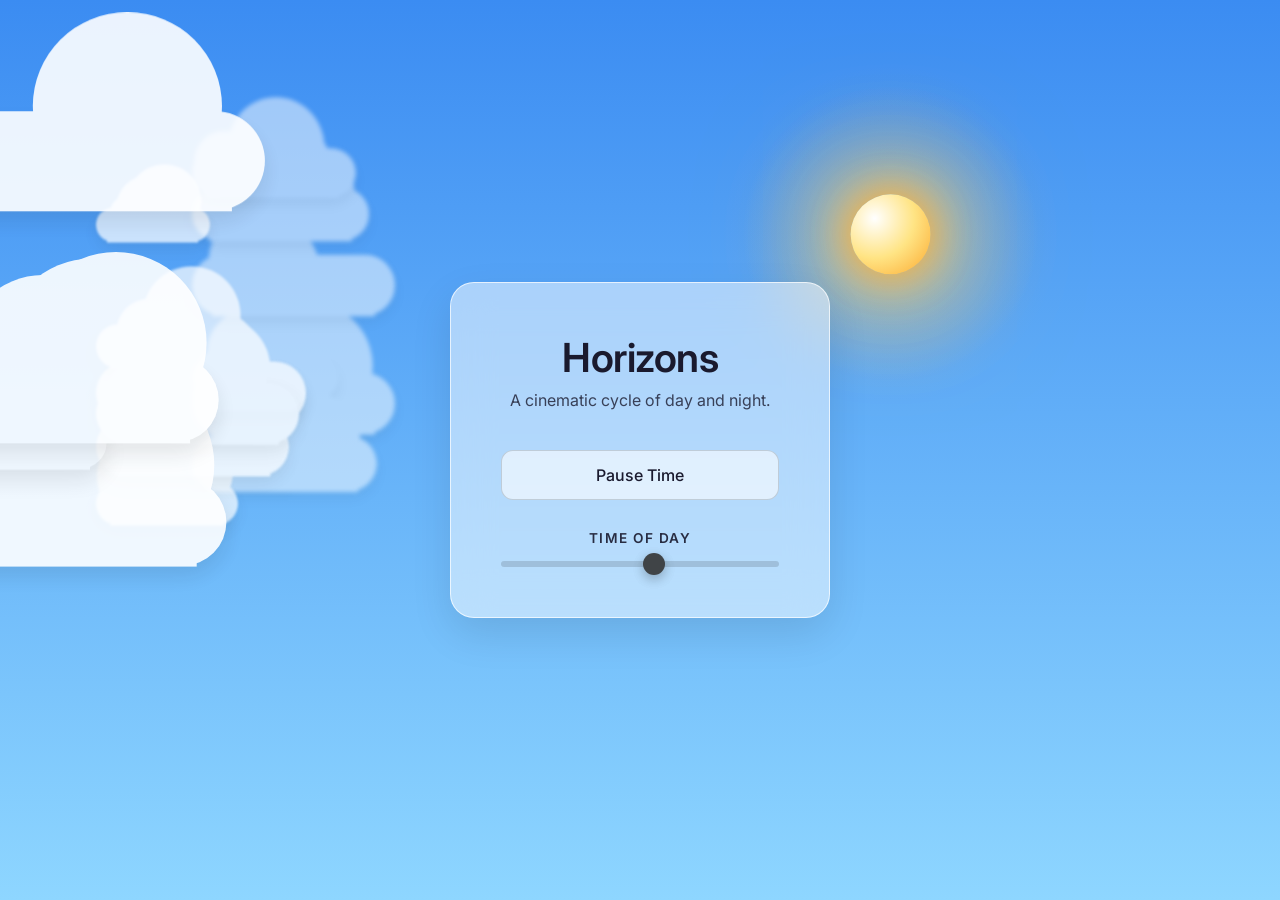
<file: animated-sky/index.html>
<!DOCTYPE html>
<html lang="en">
<head>
    <meta charset="UTF-8">
    <meta name="viewport" content="width=device-width, initial-scale=1.0">
    <title>Cinematic Dynamic Sky</title>
    <link rel="stylesheet" href="style.css">
    <link href="https://fonts.googleapis.com/css2?family=Inter:wght@300;400;500;600&display=swap" rel="stylesheet">
</head>
<body>
    <div class="sky-background" id="sky">
        <!-- Night stars -->
        <div class="stars" id="stars"></div>

        <!-- Sun -->
        <div class="celestial-orbit" id="sunOrbit">
            <div class="sun-rays"></div>
            <div class="sun-glow"></div>
            <div class="sun"></div>
        </div>

        <!-- Moon -->
        <div class="celestial-orbit" id="moonOrbit">
            <div class="moon-glow"></div>
            <div class="moon">
                <div class="crater c1"></div>
                <div class="crater c2"></div>
                <div class="crater c3"></div>
            </div>
        </div>

        <!-- Clouds Container -->
        <div class="clouds-layer layer-3" id="cloudsLayer3"></div>
        <div class="clouds-layer layer-2" id="cloudsLayer2"></div>
        <div class="clouds-layer layer-1" id="cloudsLayer1"></div>

        <!-- Sky color overlays for smooth blending -->
        <div class="sky-overlay sunset-overlay"></div>
        <div class="sky-overlay day-overlay"></div>
        <div class="sky-overlay sunrise-overlay"></div>

        <!-- Minimal Apple-like UI -->
        <main class="ui-container">
            <div class="glass-panel">
                <h1>Horizons</h1>
                <p>A cinematic cycle of day and night.</p>
                
                <div class="controls">
                    <button id="toggleTime">Pause Time</button>
                    <label class="slider-label">
                        Time of Day
                        <input type="range" id="timeSlider" min="0" max="24" step="0.01" value="12">
                    </label>
                </div>
            </div>
        </main>
    </div>

    <script src="script.js"></script>
</body>
</html>
</file>
<file: animated-sky/style.css>
:root {
    /* Base Night colors */
    --color-night-top: #020111;
    --color-night-bottom: #20124d;

    /* Base Sunrise colors */
    --color-sunrise-top: #243949;
    --color-sunrise-bottom: #e08e36;

    /* Base Day colors */
    --color-day-top: #3b8cf2;
    --color-day-bottom: #8ed6ff;

    /* Base Sunset colors */
    --color-sunset-top: #1e3352;
    --color-sunset-bottom: #f2553b;

    --cloud-color: #ffffff;
}

* {
    margin: 0;
    padding: 0;
    box-sizing: border-box;
}

body, html {
    width: 100%;
    height: 100%;
    overflow: hidden;
    font-family: 'Inter', -apple-system, BlinkMacSystemFont, "Segoe UI", sans-serif;
    background-color: #000;
}

.sky-background {
    position: relative;
    width: 100vw;
    height: 100vh;
    background: linear-gradient(to bottom, var(--color-night-top), var(--color-night-bottom));
    overflow: hidden;
}

.sky-overlay {
    position: absolute;
    top: 0; left: 0; right: 0; bottom: 0;
    opacity: 0;
    pointer-events: none;
    z-index: 1;
}

.sunrise-overlay { background: linear-gradient(to bottom, var(--color-sunrise-top), var(--color-sunrise-bottom)); z-index: 2; }
.day-overlay { background: linear-gradient(to bottom, var(--color-day-top), var(--color-day-bottom)); z-index: 3; }
.sunset-overlay { background: linear-gradient(to bottom, var(--color-sunset-top), var(--color-sunset-bottom)); z-index: 4; }

/* Stars */
.stars {
    position: absolute;
    width: 100%; height: 100%;
    z-index: 5;
    background: transparent;
    pointer-events: none;
}

.star {
    position: absolute;
    background: white;
    border-radius: 50%;
    box-shadow: 0 0 4px 1px rgba(255, 255, 255, 0.4);
    animation: twinkle 3s infinite ease-in-out;
}

@keyframes twinkle {
    0%, 100% { opacity: 0.3; transform: scale(0.8); }
    50% { opacity: 1; transform: scale(1.2); }
}

/* Celestial Bodies */
.celestial-orbit {
    position: absolute;
    left: 50%;
    bottom: -100px;
    width: 0; height: 0;
    z-index: 6; 
}

.sun, .moon {
    position: absolute;
    left: -40px; top: -40px;
    width: 80px; height: 80px;
    border-radius: 50%;
}

.sun {
    background: radial-gradient(circle at 30% 30%, #fff 0%, #ffe484 50%, #fca82d 100%);
    box-shadow: 0 0 40px #fca82d, 0 0 80px #ffe484, 0 0 150px #ffaf4d;
}

.sun-glow {
    position: absolute;
    left: -150px; top: -150px;
    width: 300px; height: 300px;
    border-radius: 50%;
    background: radial-gradient(circle, rgba(255,210,100,0.4) 0%, rgba(255,150,0,0) 70%);
    pointer-events: none;
}

.sun-rays {
    position: absolute;
    left: -200px; top: -200px;
    width: 400px; height: 400px;
    border-radius: 50%;
    background: radial-gradient(circle, rgba(252, 168, 45, 0.15) 0%, rgba(255, 255, 255, 0) 60%);
    animation: pulse 4s infinite alternate;
}

@keyframes pulse {
    0% { transform: scale(0.9); opacity: 0.8; }
    100% { transform: scale(1.1); opacity: 1; }
}

.moon {
    background: radial-gradient(circle at 30% 30%, #edeff2 0%, #c1c5cd 80%, #a4a9b2 100%);
    box-shadow: inset -10px -10px 20px rgba(0,0,0,0.5), 0 0 20px rgba(255, 255, 255, 0.5);
    overflow: hidden;
}

.moon-glow {
    position: absolute;
    left: -100px; top: -100px;
    width: 200px; height: 200px;
    border-radius: 50%;
    background: radial-gradient(circle, rgba(200,220,255,0.2) 0%, rgba(0,0,0,0) 70%);
}

.crater {
    position: absolute;
    background: rgba(0, 0, 0, 0.1);
    border-radius: 50%;
    box-shadow: inset 2px 2px 5px rgba(0, 0, 0, 0.2);
}

.moon .c1 { width: 18px; height: 18px; top: 15px; left: 15px; }
.moon .c2 { width: 28px; height: 28px; top: 35px; left: 40px; }
.moon .c3 { width: 12px; height: 12px; top: 50px; left: 18px; }

/* Clouds */
.clouds-layer {
    position: absolute;
    top: 0; left: 0; right: 0; bottom: 0;
    z-index: 7;
    pointer-events: none;
}

/* Depth levels via opacity and scale */
.layer-1 { opacity: 0.9; transform: scale(1.1); filter: blur(0px); }
.layer-2 { opacity: 0.7; transform: scale(0.85); filter: blur(1px); }
.layer-3 { opacity: 0.5; transform: scale(0.7); filter: blur(3px); }

.cloud-base {
    position: absolute;
    background: var(--cloud-color, #fff);
    border-radius: 100px;
    box-shadow: 0 10px 20px rgba(0,0,0,0.1);
    will-change: transform;
}

.cloud-base::after {
    content: '';
    position: absolute;
    bottom: -1px; left: 10%; right: 10%;
    height: 10px;
    background: var(--cloud-color, #fff);
}

.cloud-bump {
    position: absolute;
    background: var(--cloud-color, #fff); 
    border-radius: 50%;
}

@keyframes drift {
    from { transform: translateX(-30vw); }
    to { transform: translateX(130vw); }
}

/* UI Panel */
.ui-container {
    position: absolute;
    top: 0; left: 0; right: 0; bottom: 0;
    z-index: 20;
    display: flex;
    justify-content: center;
    align-items: center;
    pointer-events: none;
}

.glass-panel {
    pointer-events: auto;
    background: rgba(20, 20, 30, 0.4);
    backdrop-filter: blur(20px);
    -webkit-backdrop-filter: blur(20px);
    border: 1px solid rgba(255, 255, 255, 0.15);
    border-radius: 24px;
    padding: 50px;
    text-align: center;
    box-shadow: 0 16px 40px rgba(0, 0, 0, 0.3);
    color: white;
    min-width: 380px;
}

/* Smooth transition for Day/Night theme change */
.glass-panel, .glass-panel *, button, input::before {
    transition: color 1s ease, border-color 1s ease, background 1s ease, box-shadow 1s ease;
}

.glass-panel h1 {
    font-size: 2.5rem;
    font-weight: 600;
    margin-bottom: 8px;
    letter-spacing: -0.5px;
}

.glass-panel p {
    font-size: 1rem;
    font-weight: 400;
    margin-bottom: 40px;
    opacity: 0.8;
}

.controls {
    display: flex;
    flex-direction: column;
    gap: 30px;
}

button {
    background: rgba(255,255,255,0.1);
    border: 1px solid rgba(255,255,255,0.2);
    color: white;
    padding: 14px 28px;
    border-radius: 12px;
    font-size: 1rem;
    font-weight: 500;
    cursor: pointer;
    font-family: inherit;
}

button:hover {
    background: rgba(255,255,255,0.2);
    transform: translateY(-1px);
}

.slider-label {
    display: flex;
    flex-direction: column;
    gap: 15px;
    font-size: 0.85rem;
    font-weight: 600;
    text-transform: uppercase;
    letter-spacing: 1.5px;
    opacity: 0.9;
}

input[type=range] {
    -webkit-appearance: none;
    width: 100%;
    background: transparent;
}
input[type=range]:focus { outline: none; }
input[type=range]::-webkit-slider-runnable-track {
    width: 100%; height: 6px; cursor: pointer;
    background: rgba(255,255,255,0.2);
    border-radius: 3px;
}
input[type=range]::-webkit-slider-thumb {
    height: 22px; width: 22px;
    border-radius: 50%;
    background: #ffffff;
    cursor: pointer;
    -webkit-appearance: none;
    margin-top: -8px;
    box-shadow: 0 4px 12px rgba(0,0,0,0.3);
}

/* Day Mode UI overrides */
body.day-mode .glass-panel {
    color: #1a1a2e;
    background: rgba(255, 255, 255, 0.5);
    border-color: rgba(255, 255, 255, 0.7);
    box-shadow: 0 16px 40px rgba(0, 0, 0, 0.1);
}
body.day-mode button {
    color: #1a1a2e;
    border-color: rgba(0,0,0,0.15);
    background: rgba(255,255,255,0.6);
}
body.day-mode button:hover {
    background: rgba(255,255,255,0.9);
}
body.day-mode input[type=range]::-webkit-slider-runnable-track {
    background: rgba(0,0,0,0.15);
}
body.day-mode input[type=range]::-webkit-slider-thumb {
    background: #333;
}
</file>
